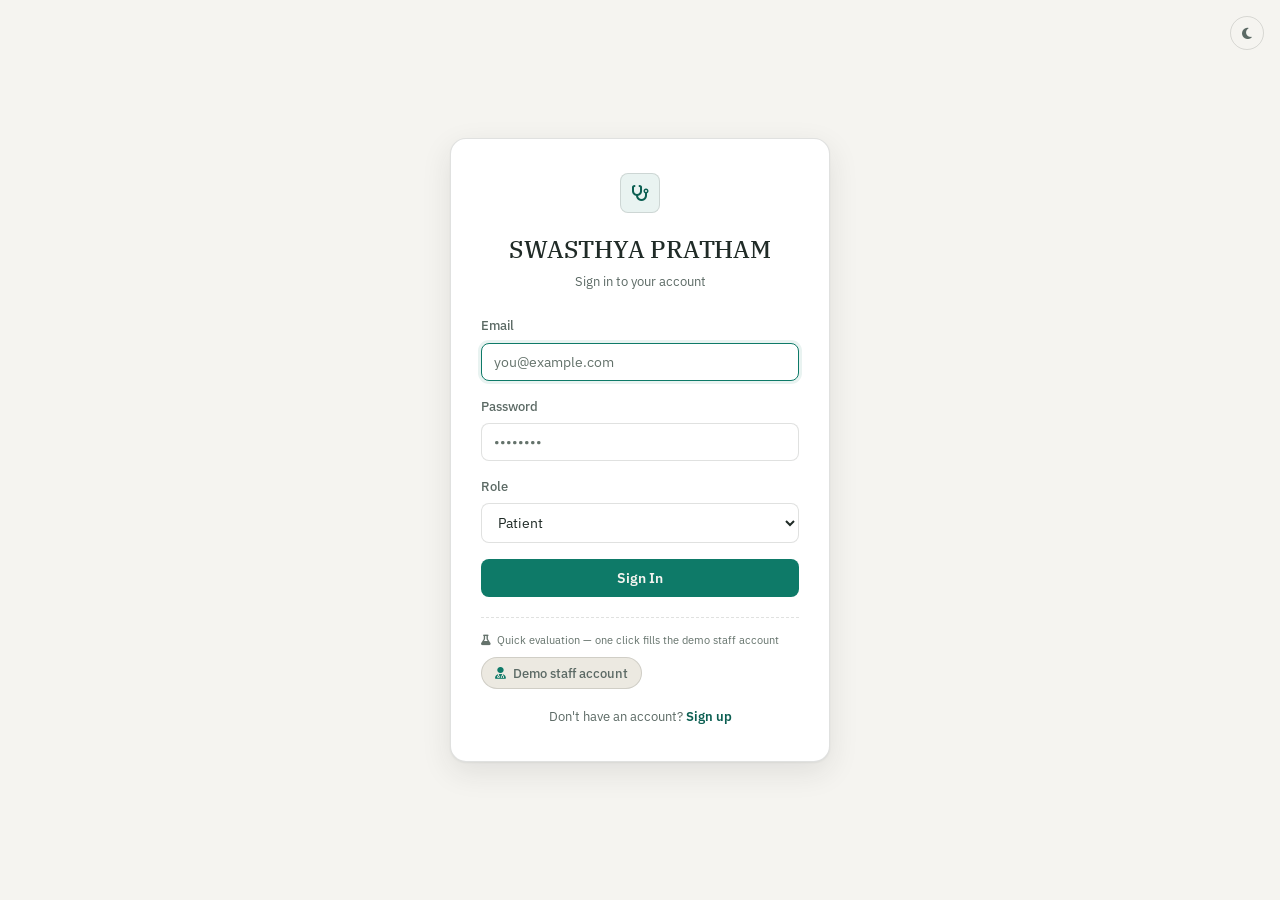
<file: templates/login.html>
<!DOCTYPE html>
<html lang="en">
<head>
    <meta charset="UTF-8">
    <meta name="viewport" content="width=device-width, initial-scale=1.0">
    <title>SWASTHYA PRATHAM AI — Sign In</title>
    <link href="https://fonts.googleapis.com/css2?family=IBM+Plex+Sans:wght@400;500;600&family=IBM+Plex+Serif:wght@500;600&family=IBM+Plex+Mono:wght@500&display=swap" rel="stylesheet">
    <link rel="preconnect" href="https://fonts.googleapis.com">
    <link rel="preconnect" href="https://fonts.gstatic.com" crossorigin>
    <link rel="preconnect" href="https://cdnjs.cloudflare.com">
    <link rel="stylesheet" href="https://cdnjs.cloudflare.com/ajax/libs/font-awesome/6.5.2/css/all.min.css">
    <link rel="stylesheet" href="/static/css/style.css?v=16">
    <script>(function(){try{var s=localStorage.getItem('theme');var m=window.matchMedia('(prefers-color-scheme: light)').matches;var t=s||(m?'light':'dark');document.documentElement.setAttribute('data-theme',t);}catch(e){}})();</script>
</head>
<body class="auth-page">
    <button class="theme-toggle" onclick="toggleTheme()" style="position:fixed;top:16px;right:16px;z-index:10;" title="Toggle theme" aria-label="Toggle theme"><i class="theme-icon fas fa-moon"></i></button>
    <div class="auth-wrapper">
        <div class="auth-card">
            <div class="auth-brand">
                <div class="brand-tile" style="margin:0 auto 18px;"><i class="fas fa-stethoscope"></i></div>
                <h1 class="auth-title">SWASTHYA PRATHAM</h1>
                <p class="auth-subtitle">Sign in to your account</p>
            </div>
            <div id="auth-error" class="auth-error" style="display:none;" role="alert" aria-live="assertive" tabindex="-1"></div>
            <form id="login-form">
                <div class="form-group">
                    <label for="login-email">Email</label>
                    <input type="email" id="login-email" name="email" placeholder="you@example.com" required autofocus autocomplete="email" enterkeyhint="next">
                </div>
                <div class="form-group">
                    <label for="login-password">Password</label>
                    <input type="password" id="login-password" name="password" placeholder="••••••••" required autocomplete="current-password" enterkeyhint="go">
                </div>
                <div class="form-group">
                    <label for="login-role">Role</label>
                    <select id="login-role" name="role">
                        <option value="patient">Patient</option>
                        <option value="doctor">Doctor</option>
                        <option value="nurse">Nurse</option>
                    </select>
                </div>
                <button type="submit" class="btn-primary btn-block" id="login-btn">Sign In</button>
            </form>
            <div class="auth-demo">
                <div class="auth-demo-label"><i class="fas fa-flask"></i> Quick evaluation — one click fills the demo staff account</div>
                <div class="auth-demo-btns">
                    <button type="button" class="auth-demo-btn" id="demo-staff"><i class="fas fa-user-doctor"></i> Demo staff account</button>
                </div>
            </div>
            <p class="auth-footer">Don't have an account? <a href="/signup">Sign up</a></p>
        </div>
    </div>
    <script>
        function toggleTheme(){var cur=document.documentElement.getAttribute('data-theme');var nxt=cur==='light'?'dark':'light';document.documentElement.setAttribute('data-theme',nxt);try{localStorage.setItem('theme',nxt);}catch(e){}updateThemeIcon(nxt);}
        function updateThemeIcon(t){document.querySelectorAll('.theme-icon').forEach(function(el){el.className=t==='light'?'theme-icon fas fa-moon':'theme-icon fas fa-sun';});}
        updateThemeIcon(document.documentElement.getAttribute('data-theme')||'dark');
        document.getElementById('demo-staff').addEventListener('click', function(){document.getElementById('login-email').value='doctor@test.com';document.getElementById('login-password').value='doctor123';document.getElementById('login-role').value='doctor';document.getElementById('login-password').focus();});
        document.getElementById('login-form').addEventListener('submit', async (e) => {
            e.preventDefault();
            const btn = document.getElementById('login-btn');
            const err = document.getElementById('auth-error');
            btn.disabled = true; btn.innerHTML = '<i class="fas fa-circle-notch fa-spin"></i> Signing in...';
            err.style.display = 'none';
            try {
                const r = await fetch('/login', {
                    method:'POST', headers:{'Content-Type':'application/json'},
                    body:JSON.stringify({
                        email:document.getElementById('login-email').value,
                        password:document.getElementById('login-password').value,
                        role:document.getElementById('login-role').value
                    }), credentials:'include'
                });
                const d = await r.json();
                if (r.ok) window.location.href = '/home';
                else { err.textContent = d.detail || 'Login failed'; err.style.display = 'block'; err.focus(); }
            } catch(ex) { err.textContent = 'Network error'; err.style.display = 'block'; err.focus(); }
            btn.disabled = false; btn.innerHTML = 'Sign In';
        });
    </script>
</body>
</html>
</file>
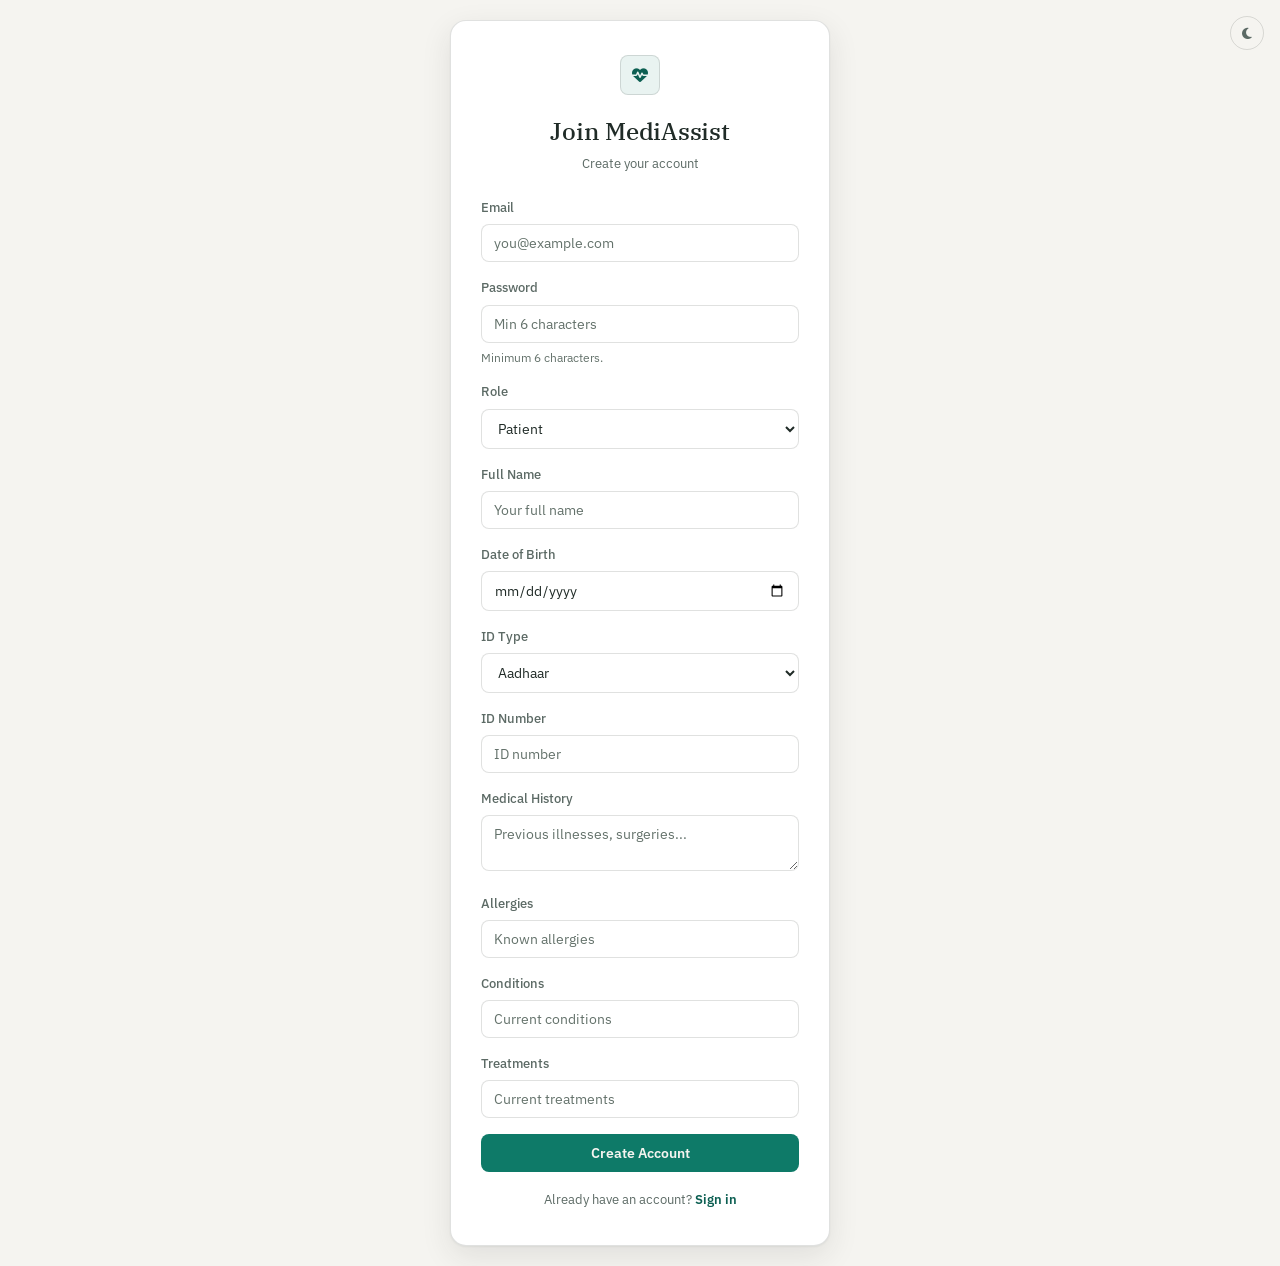
<file: templates/signup.html>
<!DOCTYPE html>
<html lang="en">
<head>
    <meta charset="UTF-8">
    <meta name="viewport" content="width=device-width, initial-scale=1.0">
    <title>MediAssist AI — Sign Up</title>
    <link href="https://fonts.googleapis.com/css2?family=IBM+Plex+Sans:wght@400;500;600&family=IBM+Plex+Serif:wght@500;600&family=IBM+Plex+Mono:wght@500&display=swap" rel="stylesheet">
    <link rel="preconnect" href="https://fonts.googleapis.com">
    <link rel="preconnect" href="https://fonts.gstatic.com" crossorigin>
    <link rel="preconnect" href="https://cdnjs.cloudflare.com">
    <link rel="stylesheet" href="https://cdnjs.cloudflare.com/ajax/libs/font-awesome/6.5.2/css/all.min.css">
    <link rel="stylesheet" href="/static/css/style.css?v=16">
    <script>(function(){try{var s=localStorage.getItem('theme');var m=window.matchMedia('(prefers-color-scheme: light)').matches;var t=s||(m?'light':'dark');document.documentElement.setAttribute('data-theme',t);}catch(e){}})();</script>
</head>
<body class="auth-page">
    <button class="theme-toggle" onclick="toggleTheme()" style="position:fixed;top:16px;right:16px;z-index:10;" title="Toggle theme" aria-label="Toggle theme"><i class="theme-icon fas fa-moon"></i></button>
    <div class="auth-wrapper">
        <div class="auth-card">
            <div class="auth-brand">
                <div class="brand-tile" style="margin:0 auto 18px;"><i class="fas fa-heartbeat"></i></div>
                <h1 class="auth-title">Join MediAssist</h1>
                <p class="auth-subtitle">Create your account</p>
            </div>
            <div id="signup-error" class="auth-error" style="display:none;" role="alert" aria-live="assertive" tabindex="-1"></div>
            <form id="signup-form">
                <div class="form-group">
                    <label for="su-email">Email</label>
                    <input type="email" id="su-email" name="email" placeholder="you@example.com" required autocomplete="email" enterkeyhint="next">
                </div>
                <div class="form-group">
                    <label for="su-password">Password</label>
                    <input type="password" id="su-password" name="password" placeholder="Min 6 characters" required autocomplete="new-password" enterkeyhint="next">
                    <p class="hint" style="margin-top:6px;">Minimum 6 characters.</p>
                </div>
                <div class="form-group">
                    <label for="su-role">Role</label>
                    <select id="su-role" name="role" onchange="toggleRole()">
                        <option value="patient">Patient</option>
                        <option value="doctor">Doctor</option>
                        <option value="nurse">Nurse</option>
                    </select>
                </div>
                <div class="form-group">
                    <label for="su-name">Full Name</label>
                    <input type="text" id="su-name" name="name" placeholder="Your full name" autocomplete="name">
                </div>
                <div id="su-professional" style="display:none;">
                    <div class="form-group">
                        <label for="su-qualification">Qualification</label>
                        <input type="text" id="su-qualification" name="qualification" placeholder="e.g. MD, MBBS">
                    </div>
                </div>
                <div id="su-patient">
                    <div class="form-group">
                        <label for="su-dob">Date of Birth</label>
                        <input type="date" id="su-dob" name="dob">
                    </div>
                    <div class="form-group">
                        <label for="su-id-type">ID Type</label>
                        <select id="su-id-type" name="id_type"><option value="Aadhaar">Aadhaar</option><option value="Passport">Passport</option><option value="Driving License">Driving License</option><option value="Other">Other</option></select>
                    </div>
                    <div class="form-group">
                        <label for="su-id-number">ID Number</label>
                        <input type="text" id="su-id-number" name="id_number" placeholder="ID number" autocomplete="off">
                    </div>
                    <div class="form-group">
                        <label for="su-medical-history">Medical History</label>
                        <textarea id="su-medical-history" name="medical_history" rows="2" placeholder="Previous illnesses, surgeries..."></textarea>
                    </div>
                    <div class="form-group">
                        <label for="su-allergies">Allergies</label>
                        <input type="text" id="su-allergies" name="allergies" placeholder="Known allergies">
                    </div>
                    <div class="form-group">
                        <label for="su-conditions">Conditions</label>
                        <input type="text" id="su-conditions" name="conditions" placeholder="Current conditions">
                    </div>
                    <div class="form-group">
                        <label for="su-treatments">Treatments</label>
                        <input type="text" id="su-treatments" name="treatments" placeholder="Current treatments">
                    </div>
                </div>
                <button type="submit" class="btn-primary btn-block" id="signup-btn">Create Account</button>
            </form>
            <p class="auth-footer">Already have an account? <a href="/login">Sign in</a></p>
        </div>
    </div>
    <script>
        function toggleTheme(){var cur=document.documentElement.getAttribute('data-theme');var nxt=cur==='light'?'dark':'light';document.documentElement.setAttribute('data-theme',nxt);try{localStorage.setItem('theme',nxt);}catch(e){}updateThemeIcon(nxt);}
        function updateThemeIcon(t){document.querySelectorAll('.theme-icon').forEach(function(el){el.className=t==='light'?'theme-icon fas fa-moon':'theme-icon fas fa-sun';});}
        updateThemeIcon(document.documentElement.getAttribute('data-theme')||'dark');
        function toggleRole() {
            const role = document.getElementById('su-role').value;
            document.getElementById('su-professional').style.display = (role==='doctor'||role==='nurse')?'block':'none';
            document.getElementById('su-patient').style.display = role==='patient'?'block':'none';
        }
        document.getElementById('signup-form').addEventListener('submit', async (e) => {
            e.preventDefault();
            const btn = document.getElementById('signup-btn');
            const err = document.getElementById('signup-error');
            btn.disabled = true; btn.innerHTML = '<i class="fas fa-circle-notch fa-spin"></i> Creating...';
            err.style.display = 'none';
            const profile = { name:document.getElementById('su-name').value };
            const role = document.getElementById('su-role').value;
            if (role==='patient') {
                profile.dob=document.getElementById('su-dob').value;
                profile.id_type=document.getElementById('su-id-type').value;
                profile.id_number=document.getElementById('su-id-number').value;
                profile.medical_history=document.getElementById('su-medical-history').value;
                profile.allergies=document.getElementById('su-allergies').value;
                profile.conditions=document.getElementById('su-conditions').value;
                profile.treatments=document.getElementById('su-treatments').value;
            } else {
                profile.qualification=document.getElementById('su-qualification').value;
            }
            try {
                const r = await fetch('/signup', {
                    method:'POST', headers:{'Content-Type':'application/json'},
                    body:JSON.stringify({
                        email:document.getElementById('su-email').value,
                        password:document.getElementById('su-password').value,
                        role, ...profile
                    }), credentials:'include'
                });
                const d = await r.json();
                if (r.ok) window.location.href = '/home';
                else { err.textContent = d.detail || 'Signup failed'; err.style.display = 'block'; err.focus(); }
            } catch(ex) { err.textContent = 'Network error'; err.style.display = 'block'; err.focus(); }
            btn.disabled = false; btn.innerHTML = 'Create Account';
        });
        toggleRole();
    </script>
</body>
</html>
</file>
<file: static/css/style.css>
/* ============================================================
   SWASTHYA PRATHAM AI — "chart-paper & theatre"
   A clinical workspace in two lights:
   • chart paper  (light) — warm paper, pine-ink, daylight review
   • theatre      (dark)  — deep green-black, focus, round-the-clock
   Signal teal marks the systems that act *for* you; sodium-lamp
   amber is reserved for human review. Two voices: IBM Plex Serif
   (records & brand) + IBM Plex Sans (instrument & UI), with Plex
   Mono for codes, scores and vitals. Flat surfaces, hairline
   rules, one motif.
   ============================================================ */

/* ---------- Reset & tokens ---------- */
*, *::before, *::after { box-sizing: border-box; margin: 0; padding: 0; }

:root {
    /* theatre (dark) */
    --bg:        #0A0F11;
    --bg-raise:  #11181B;
    --bg-raise2: #172024;
    --bg-inset:  #0C1316;
    --line:      rgba(210, 232, 226, .10);
    --line-soft: rgba(210, 232, 226, .06);
    --ink:       #EAF0EE;
    --ink-dim:   #8CA39C;
    --ink-faint: #748B83;
    --trace:     #2BC8A6;   /* signal teal — primary */
    --trace-ink: #6FE3C6;
    --trace-bg:  rgba(43, 200, 166, .10);
    --amber:     #E3A866;   /* human review only */
    --amber-bg:  rgba(227, 168, 102, .10);
    --danger:    #E36C6C;
    --danger-bg: rgba(227, 108, 108, .10);
    --r-xs: 8px;
    --r-md: 12px;
    --r-lg: 16px;
    --ease: cubic-bezier(.2,.7,.2,1);
    --ring: var(--trace);
    --shadow-soft: 0 1px 0 rgba(0,0,0,.25), 0 8px 28px rgba(0,0,0,.30);
    --font-sans:  'IBM Plex Sans', system-ui, -apple-system, sans-serif;
    --font-serif: 'IBM Plex Serif', Georgia, serif;
    --font-mono:  'IBM Plex Mono', ui-monospace, 'Cascadia Code', monospace;
}
html[data-theme="light"] {
    /* chart paper (light) */
    --bg:        #F5F4F0;
    --bg-raise:  #FFFFFF;
    --bg-raise2: #ECE9E1;
    --bg-inset:  #EFEDE7;
    --line:      rgba(38, 44, 41, .14);
    --line-soft: rgba(38, 44, 41, .07);
    --ink:       #202B27;
    --ink-dim:   #5C6A65;
    --ink-faint: #64726B;
    --trace:     #0E7A68;
    --trace-ink: #0C5F52;
    --trace-bg:  rgba(14, 122, 104, .09);
    --amber:     #8A5A12;
    --amber-bg:  rgba(138, 90, 18, .09);
    --danger:    #B34040;
    --danger-bg: rgba(179, 64, 64, .08);
    --shadow-soft: 0 1px 2px rgba(38,44,41,.06), 0 10px 30px rgba(38,44,41,.10);
    --font-sans:  'IBM Plex Sans', system-ui, -apple-system, sans-serif;
    --font-serif: 'IBM Plex Serif', Georgia, serif;
    --font-mono:  'IBM Plex Mono', ui-monospace, 'Cascadia Code', monospace;
}

* { scrollbar-width: thin; scrollbar-color: var(--line) transparent; }
::-webkit-scrollbar { width: 8px; height: 8px; }
::-webkit-scrollbar-thumb { background: var(--line); border-radius: 99px; }

:focus-visible { outline: 2px solid var(--ring); outline-offset: 2px; border-radius: 4px; }

html { scroll-padding-top: 72px; }
@media (min-width: 1024px) { html { font-size: 15px; } }
.sr-only {
    position: absolute; width: 1px; height: 1px; margin: -1px; padding: 0;
    overflow: hidden; clip: rect(0 0 0 0); clip-path: inset(50%); white-space: nowrap; border: 0;
}

body {
    background: var(--bg);
    color: var(--ink);
    font-family: var(--font-sans);
    font-size: 14px;
    line-height: 1.55;
    min-height: 100vh;
    overflow-x: hidden;
    -webkit-font-smoothing: antialiased;
    text-rendering: optimizeLegibility;
}

/* ---------- Small utilities used by templates ---------- */
.d-flex { display: flex; }
.align-items-center { align-items: center; }
.justify-content-between { justify-content: space-between; }
.fw-bold { font-weight: 600; }
.lh-sm { line-height: 1.3; }
.text-danger { color: var(--danger); }
.w-100 { width: 100%; }
.mx-auto { margin-left: auto; margin-right: auto; }
.ms-auto { margin-left: auto; }
.me-1 { margin-right: 4px; }
.me-2 { margin-right: 8px; }
.mt-1 { margin-top: 4px; }
.mt-2 { margin-top: 8px; }
.mt-3 { margin-top: 12px; }
.mb-0 { margin-bottom: 0; }
.mb-2 { margin-bottom: 8px; }
.gap-1 { gap: 4px; }
.gap-2 { gap: 8px; }
.gap-3 { gap: 12px; }
.d-none { display: none !important; }
.d-sm-block { display: none; }
.d-sm-inline { display: none; }
@media (min-width: 576px) { .d-sm-block { display: block; } .d-sm-inline { display: inline; } }

/* ---------- Brand tile ---------- */
.brand-tile {
    width: 40px; height: 40px; flex-shrink: 0;
    border-radius: var(--r-xs);
    display: grid; place-items: center;
    font-size: 16px;
    color: var(--trace-ink);
    background: var(--trace-bg);
    border: 1px solid var(--line);
}
.brand-tile.small { width: 30px; height: 30px; border-radius: 6px; font-size: 13px; }

/* ---------- Theme toggle ---------- */
.theme-toggle {
    width: 34px; height: 34px; border-radius: 50%;
    border: 1px solid var(--line);
    background: transparent;
    color: var(--ink-dim);
    display: grid; place-items: center;
    cursor: pointer; font-size: 13px;
    transition: color .15s, border-color .15s, background .15s;
    flex-shrink: 0;
}
.theme-toggle:hover { color: var(--ink); border-color: var(--trace); background: var(--trace-bg); }
.theme-toggle-sm { width: 30px; height: 30px; font-size: 11px; }

/* ---------- Buttons ---------- */
.btn-primary {
    display: inline-flex; align-items: center; justify-content: center; gap: 6px;
    min-height: 38px;
    padding: 8px 18px;
    background: var(--trace);
    color: var(--bg);
    border: 1px solid transparent;
    border-radius: var(--r-xs);
    font-weight: 600;
    font-size: 13.5px;
    line-height: 1.35;
    font-family: inherit;
    text-decoration: none;
    cursor: pointer;
    transition: filter .15s, background .15s, transform .06s var(--ease);
}
.btn-primary:hover { filter: brightness(1.08); }
.btn-primary:active:not(:disabled) { transform: translateY(1px); }
.btn-primary:disabled { opacity: .55; cursor: not-allowed; }
.btn-block { width: 100%; }

.btn-outline {
    display: inline-flex; align-items: center; justify-content: center; gap: 5px;
    min-height: 34px;
    background: transparent;
    border: 1px solid var(--line);
    color: var(--ink-dim);
    padding: 6px 14px;
    border-radius: var(--r-xs);
    font-size: 12.5px;
    font-weight: 500;
    line-height: 1.35;
    font-family: inherit;
    cursor: pointer;
    transition: color .15s, border-color .15s, background .15s, transform .06s var(--ease);
    text-decoration: none;
    white-space: nowrap;
}
.btn-outline:hover { border-color: var(--trace); color: var(--trace-ink); background: var(--trace-bg); }
.btn-outline:active:not(:disabled) { transform: translateY(1px); }
.btn-sm { padding: 4px 11px; font-size: 12px; min-height: auto; }
.btn-lg { padding: 12px 22px; font-size: 14px; border-radius: 10px; min-height: 46px; }

.btn-clear {
    border: 1px solid var(--line);
    color: var(--danger);
    background: var(--danger-bg);
    border-radius: var(--r-xs);
    padding: 9px;
    font-weight: 500;
    font-size: 12.5px;
    width: 100%;
    cursor: pointer;
    font-family: inherit;
    transition: filter .15s, transform .06s var(--ease);
}
.btn-clear:hover { filter: brightness(1.1); }
.btn-clear:active:not(:disabled) { transform: translateY(1px); }

/* ---------- Status pill / live dot ---------- */
.status-pill {
    display: inline-flex; align-items: center; gap: 6px;
    font-size: 11px; font-weight: 500;
    color: var(--trace-ink);
    background: var(--trace-bg);
    border: 1px solid var(--line);
    padding: 3px 9px; border-radius: 99px;
    white-space: nowrap;
}
.status-pill .live-dot {
    width: 6px; height: 6px; border-radius: 50%;
    background: var(--trace);
    box-shadow: 0 0 0 0 var(--trace);
}
.status-pill.is-live .live-dot { animation: livePing 2.4s infinite; }
@keyframes livePing { 0% { box-shadow: 0 0 0 0 rgba(43,200,166,.45); } 70% { box-shadow: 0 0 0 6px rgba(43,200,166,0); } 100% { box-shadow: 0 0 0 0 rgba(43,200,166,0); } }

/* ============================================================
   SIDEBAR
   ============================================================ */
.app-layout { display: flex; height: 100vh; height: 100dvh; min-height: 100vh; overflow: hidden; }

.sidebar {
    width: 268px;
    background: var(--bg);
    border-right: 1px solid var(--line);
    padding: 16px 16px 14px;
    display: flex; flex-direction: column;
    overflow-y: auto;
    flex-shrink: 0;
}
.chat-main { flex: 1; display: flex; flex-direction: column; min-width: 0; min-height: 0; overflow: hidden; }

.sidebar-head { display: flex; align-items: center; gap: 10px; padding: 2px 0 14px; border-bottom: 1px solid var(--line); margin-bottom: 14px; }
.sidebar-brand { color: var(--ink); font-family: 'IBM Plex Sans', sans-serif; font-size: 14px; font-weight: 600; letter-spacing: -0.01em; }
.sidebar-sub { color: var(--ink-dim); font-size: 11px; font-weight: 400; }

/* User profile card — a flat admitting line, no glass box */
.sidebar-profile {
    display: flex; align-items: center; gap: 11px;
    padding: 10px 0 14px;
    margin-bottom: 14px;
    border-bottom: 1px solid var(--line);
}
.sidebar-profile-avatar {
    width: 40px; height: 40px; flex-shrink: 0;
    border-radius: 50%;
    display: grid; place-items: center;
    font-size: 15px; font-weight: 600; color: var(--trace-ink);
    background: var(--trace-bg);
    border: 1px solid var(--line);
}
.sidebar-profile-info { flex: 1; min-width: 0; }
.sidebar-profile-name { color: var(--ink); font-size: 13px; font-weight: 600; white-space: nowrap; overflow: hidden; text-overflow: ellipsis; }
.sidebar-profile-role { color: var(--ink-dim); font-size: 11px; font-weight: 400; margin-top: 1px; }
.sidebar-profile-id { color: var(--ink-faint); font-size: 10px; font-family: inherit; margin-top: 3px; word-break: break-all; }
.sidebar-profile-actions { flex-shrink: 0; }

.sidebar-bottom { margin-top: auto; padding-top: 14px; border-top: 1px solid var(--line); }

/* Agent list — flat rows, hairline separators, sentence case */
.agent-group { margin-bottom: 14px; }
.agent-group-title { display: flex; align-items: center; gap: 7px; color: var(--ink-dim); font-size: 12px; font-weight: 600; margin-bottom: 2px; }
.agent-group-title i { color: var(--trace); opacity: .85; width: 15px; text-align: center; font-size: 12px; }
.agent-card { display: flex; align-items: center; gap: 10px; padding: 8px 2px; border-bottom: 1px solid var(--line-soft); }
.agent-card:last-of-type { border-bottom: none; }
.agent-card i { color: var(--trace); width: 16px; text-align: center; font-size: 12.5px; flex-shrink: 0; }
.agent-card b { display: block; color: var(--ink); font-size: 12.5px; font-weight: 500; line-height: 1.25; }
.agent-card span { color: var(--ink-dim); font-size: 11px; line-height: 1.25; display: block; }

/* How-it-works — a real sequence, so numbered markers are honest */
.step { display: flex; align-items: center; gap: 10px; padding: 7px 2px; color: var(--ink-dim); font-size: 12.5px; }
.step-n { width: 20px; height: 20px; flex: 0 0 20px; border-radius: 6px; display: grid; place-items: center; background: var(--trace-bg); color: var(--trace-ink); font-size: 11px; font-weight: 600; }

.note { padding: 10px 12px; border-radius: var(--r-xs); background: var(--bg-raise); border: 1px solid var(--line); color: var(--ink-dim); font-size: 11.5px; line-height: 1.5; }

/* ============================================================
   CHAT HEADER
   ============================================================ */
.chat-header {
    padding: 12px 22px;
    border-bottom: 1px solid var(--line);
    background: var(--bg);
    display: flex; align-items: center; justify-content: space-between;
    flex-shrink: 0; gap: 12px;
}
.header-right { display: flex; align-items: center; gap: 8px; flex-shrink: 0; }
.brand-title { font-family: var(--font-serif); font-weight: 500; font-size: 17px; color: var(--ink); letter-spacing: -0.01em; }
.brand-subtitle { color: var(--ink-dim); font-size: 11.5px; font-weight: 400; }

/* ============================================================
   CHAT BODY / WELCOME
   ============================================================ */
.chat-body { flex: 1; min-height: 0; overflow-y: auto; padding: 30px 22px 20px; display: flex; flex-direction: column; align-items: stretch; gap: 0; scroll-behavior: smooth; }
.chat-body:has(.message) .welcome-panel { display: none; }

.welcome-panel {
    max-width: 600px; margin: 30px auto 12px;
    text-align: center; padding: 10px 18px 12px;
}
/* The one orchestrated motion: an ECG trace draws itself in */
.wp-trace { width: 260px; height: 44px; margin: 0 auto 18px; display: block; overflow: visible; }
.wp-trace .trace-path {
    fill: none;
    stroke: var(--trace);
    stroke-width: 1.7;
    stroke-linecap: round;
    stroke-dasharray: 620;
    stroke-dashoffset: 620;
    animation: traceIn 1.6s cubic-bezier(.4,0,.2,1) .15s forwards;
}
@keyframes traceIn { to { stroke-dashoffset: 0; } }
.welcome-panel .wp-icon { display: none; }
.welcome-panel h2 { font-family: var(--font-serif); font-weight: 500; font-size: 26px; color: var(--ink); letter-spacing: -0.01em; }
.welcome-panel p { color: var(--ink-dim); font-size: 13.5px; max-width: 440px; margin: 8px auto 0; line-height: 1.55; }

/* Example prompts — clickable starters */
.wp-examples { display: flex; flex-wrap: wrap; justify-content: center; gap: 8px; margin-top: 18px; }
.wp-example {
    background: var(--bg-raise); border: 1px solid var(--line); color: var(--ink-dim);
    font-family: inherit; font-size: 12.5px; padding: 7px 14px; border-radius: 99px;
    cursor: pointer; transition: color .15s, border-color .15s, background .15s;
}
.wp-example:hover { color: var(--trace-ink); border-color: var(--trace); background: var(--trace-bg); }

/* How it works + safety — moved here from the sidebar */
.wp-how { max-width: 440px; margin: 26px auto 0; text-align: left; border-top: 1px solid var(--line); padding-top: 16px; }
.wp-how-title { display: flex; align-items: center; gap: 7px; color: var(--ink-dim); font-size: 12px; font-weight: 600; margin-bottom: 4px; }
.wp-how-title i { color: var(--trace); width: 15px; text-align: center; }
.wp-note { margin-top: 8px; }

/* ============================================================
   MESSAGES
   ============================================================ */
.message { width: fit-content; max-width: min(78%, 760px); margin-bottom: 16px; padding: 13px 16px; border-radius: var(--r-lg); position: relative; line-height: 1.6; font-size: 14px; word-wrap: break-word; overflow-wrap: anywhere; }

.user-message {
    align-self: flex-end;
    background: color-mix(in srgb, var(--trace) 15%, var(--bg-raise));
    border: 1px solid color-mix(in srgb, var(--trace) 38%, transparent);
    color: var(--ink);
    border-bottom-right-radius: var(--r-xs);
}
.assistant-message {
    align-self: flex-start;
    background: var(--bg-raise);
    border: 1px solid var(--line);
    color: var(--ink);
    border-bottom-left-radius: var(--r-xs);
}
.user-file-chip { display: inline-flex; align-items: center; gap: 8px; margin-top: 8px; padding: 6px 10px; border-radius: var(--r-xs); background: var(--bg-raise); border: 1px solid var(--line); font-size: 12.5px; }
.user-file-chip i { font-size: 13px; color: var(--trace); }

/* Agent breadcrumb — small, quiet, sentence-cased by the client */
.agent-tag {
    display: inline-block;
    color: var(--ink-dim);
    background: var(--trace-bg);
    border: 1px solid var(--line);
    padding: 2px 8px;
    border-radius: 99px;
    font-size: 10px;
    font-weight: 500;
    text-transform: lowercase;
    margin-bottom: 8px;
}

/* Thinking indicator — three QRS beats on a strip, no bouncing dots */
.thinking { display: flex; align-items: center; gap: 5px; padding: 12px 16px; width: fit-content; background: var(--bg-raise); border: 1px solid var(--line); border-radius: var(--r-md); }
.thinking::after { content: "Reading"; font-size: 12px; color: var(--ink-dim); margin-left: 8px; }
.thinking .dot {
    height: 16px; width: 3px; border-radius: 2px;
    background: var(--trace);
    transform-origin: center bottom;
    animation: beatPulse 1.15s infinite ease-in-out;
}
.thinking .dot:nth-child(1) { animation-delay: .05s; }
.thinking .dot:nth-child(2) { animation-delay: .34s; }
.thinking .dot:nth-child(3) { animation-delay: .63s; }
@keyframes beatPulse {
    0%, 100% { transform: scaleY(.3); opacity: .5; }
    30% { transform: scaleY(1.1); opacity: 1; }
    55% { transform: scaleY(.45); opacity: .75; }
}

/* Result images */
.result-image { max-width: 300px; max-height: 300px; border-radius: var(--r-md); margin-top: 10px; border: 1px solid var(--line); }

/* ============================================================
   COMPOSER
   ============================================================ */
.chat-footer { padding: 12px 18px 10px; border-top: 1px solid var(--line); background: var(--bg); display: flex; flex-direction: column; align-items: center; gap: 0; flex-shrink: 0; }
.composer {
    width: 100%; max-width: 720px;
    display: flex; align-items: flex-end; gap: 8px;
    background: var(--bg-raise);
    border: 1px solid var(--line);
    border-radius: var(--r-lg);
    padding: 6px 8px;
    transition: border-color .18s, box-shadow .18s;
}
.composer:focus-within { border-color: var(--trace); box-shadow: 0 0 0 3px var(--trace-bg); }
.composer-attach {
    width: 32px; height: 32px; flex-shrink: 0;
    border-radius: 50%;
    border: 1px solid var(--line);
    background: transparent; color: var(--ink-dim);
    display: grid; place-items: center;
    cursor: pointer; font-size: 12px;
    transition: color .15s, border-color .15s, background .15s;
}
.composer-attach:hover { color: var(--trace-ink); border-color: var(--trace); background: var(--trace-bg); }
.composer-input {
    flex: 1; min-height: 32px; max-height: 132px;
    background: transparent; border: none; outline: none; resize: none; overflow-y: auto;
    color: var(--ink); font-size: 14px; font-family: inherit; line-height: 1.5;
    padding: 6px 4px;
}
.composer-input::placeholder { color: var(--ink-faint); }
.composer-send {
    width: 32px; height: 32px; flex-shrink: 0;
    border-radius: 50%; border: none;
    background: var(--trace); color: var(--bg); font-size: 12px;
    display: grid; place-items: center;
    cursor: pointer;
    transition: filter .15s, transform .06s var(--ease);
}
.composer-send:hover { filter: brightness(1.12); }
.composer-send:active:not(:disabled) { transform: translateY(1px); }
.composer-send:disabled { opacity: .45; pointer-events: none; }

.composer-preview {
    width: 100%; max-width: 720px;
    display: flex; align-items: center; gap: 10px;
    background: var(--bg-raise);
    border: 1px solid var(--line);
    border-radius: var(--r-xs);
    padding: 6px 10px;
    margin-bottom: 8px;
}
.composer-preview-img { width: 34px; height: 34px; border-radius: var(--r-xs); object-fit: cover; border: 1px solid var(--line); flex-shrink: 0; }
.composer-preview-file-icon {
    width: 34px; height: 34px; flex-shrink: 0; border-radius: var(--r-xs);
    display: grid; place-items: center;
    background: var(--danger-bg); border: 1px solid var(--line);
    color: var(--danger); font-size: 14px;
}
.composer-preview-name { flex: 1; font-size: 12.5px; color: var(--ink-dim); white-space: nowrap; overflow: hidden; text-overflow: ellipsis; }
.composer-preview-remove {
    width: 26px; height: 26px; border-radius: 50%; border: none;
    background: var(--danger-bg); color: var(--danger);
    display: grid; place-items: center; cursor: pointer; font-size: 11px; flex-shrink: 0;
    transition: filter .15s;
}
.composer-preview-remove:hover { filter: brightness(1.15); }
.composer-hint { margin-top: 8px; font-size: 11px; color: var(--ink-faint); text-align: center; }

/* ============================================================
   MARKDOWN
   ============================================================ */
.message h1, .message h2, .message h3 { color: var(--ink); font-family: var(--font-serif); font-weight: 600; line-height: 1.3; margin: 10px 0 6px; }
.message h1 { font-size: 19px; } .message h2 { font-size: 17px; } .message h3 { font-size: 15px; }
.message p { margin-bottom: 7px; }
.message p:last-child { margin-bottom: 0; }
.message a { color: var(--trace-ink); }
.message code { background: var(--trace-bg); border: 1px solid var(--line); color: var(--trace-ink); border-radius: 5px; padding: 1px 5px; font-size: 12px; }
.message pre { background: var(--bg); border: 1px solid var(--line); border-radius: var(--r-xs); padding: 12px; overflow-x: auto; }
.message pre code { background: transparent; border: none; padding: 0; color: var(--ink); }
.message table { border-collapse: collapse; width: 100%; margin: 10px 0; font-size: 13px; }
.message th, .message td { border: 1px solid var(--line); padding: 7px 10px; text-align: left; }
.message th { background: var(--trace-bg); color: var(--trace-ink); font-weight: 600; }
.message tr:nth-child(even) { background: var(--line-soft); }
.message blockquote { border-left: 2px solid var(--trace); padding-left: 12px; color: var(--ink-dim); margin: 10px 0; }
.message .validation-comments { background: var(--bg); border: 1px solid var(--line); color: var(--ink); border-radius: var(--r-xs); padding: 8px; font-size: 13px; font-family: inherit; }
.message .validation-comments:focus { border-color: var(--amber); }

/* ============================================================
   VOICE (mic + listen)
   ============================================================ */
.mic-btn {
    width: 32px; height: 32px; flex-shrink: 0;
    border-radius: 50%; border: 1px solid var(--line);
    background: transparent; color: var(--ink-dim);
    display: none; place-items: center; cursor: pointer; font-size: 12px;
    transition: color .15s, border-color .15s, background .15s;
}
.mic-btn:hover { color: var(--trace-ink); border-color: var(--trace); background: var(--trace-bg); }
.mic-btn.recording { color: var(--trace-ink); border-color: var(--trace); background: var(--trace-bg); animation: micPulse 1.4s infinite; }
@keyframes micPulse { 0%,100% { box-shadow: 0 0 0 0 var(--trace-bg); } 50% { box-shadow: 0 0 0 6px rgba(43,200,166,.14); } }

.listen-btn {
    display: inline-flex; align-items: center; justify-content: center;
    width: 24px; height: 24px; border-radius: 50%; border: none;
    background: transparent; color: var(--ink-faint);
    cursor: pointer; font-size: 10px;
    transition: color .15s, background .15s;
    margin-left: 8px; flex-shrink: 0; vertical-align: middle;
}
.listen-btn:hover { color: var(--trace-ink); background: var(--trace-bg); }
.listen-btn.playing { color: var(--trace-ink); background: var(--trace-bg); }

/* ============================================================
   VALIDATION — sodium-lamp amber, the human-review moment
   ============================================================ */
.validation-box {
    width: fit-content; max-width: min(72%, 600px);
    margin-bottom: 16px; padding: 14px 16px;
    border-radius: var(--r-lg);
    align-self: flex-start;
    background: var(--amber-bg);
    border: 1px solid var(--amber);
}
.validation-text { color: var(--amber); font-size: 13.5px; line-height: 1.55; margin-bottom: 10px; }
.validation-text i { margin-right: 6px; }
.validation-actions { display: flex; align-items: center; gap: 8px; flex-wrap: wrap; }
.validation-btn {
    padding: 6px 14px; border-radius: 99px; font-size: 12.5px; font-weight: 500;
    cursor: pointer; font-family: inherit; transition: filter .15s; border: 1px solid transparent;
}
.validation-btn:disabled { opacity: .45; cursor: not-allowed; }
.validation-btn-yes { background: var(--trace); color: var(--bg); }
.validation-btn-yes:hover:not(:disabled) { filter: brightness(1.1); }
.validation-btn-no { background: transparent; color: var(--ink-dim); border-color: var(--line); }
.validation-btn-no:hover:not(:disabled) { color: var(--ink); border-color: var(--line); background: var(--bg-raise2); }
.validation-submit { background: transparent; color: var(--amber); border-color: var(--amber); }
.validation-submit:hover:not(:disabled) { background: var(--amber); color: var(--bg); }
.validation-comments {
    width: 100%; background: var(--bg); border: 1px solid var(--amber); color: var(--ink);
    border-radius: var(--r-xs); padding: 8px 10px; font-family: inherit; font-size: 13px;
    resize: vertical; margin-bottom: 4px;
}
.validation-comments::placeholder { color: var(--ink-faint); }
.validation-comments:focus { outline: none; border-color: var(--amber); box-shadow: 0 0 0 3px var(--amber-bg); }

/* ============================================================
   FORMS / AUTH
   ============================================================ */
.form-group { margin-bottom: 16px; }
.form-group label { display: block; font-size: 13px; font-weight: 500; color: var(--ink-dim); margin-bottom: 6px; }
.form-group input, .form-group select, .form-group textarea {
    width: 100%;
    background: var(--bg-raise);
    border: 1px solid var(--line);
    border-radius: var(--r-xs);
    padding: 9px 12px;
    color: var(--ink);
    font-size: 14px;
    font-family: inherit;
    transition: border-color .15s, box-shadow .15s;
}
.form-group input:focus, .form-group select:focus, .form-group textarea:focus {
    outline: none;
    border-color: var(--trace);
    box-shadow: 0 0 0 3px var(--trace-bg);
}
.form-group input::placeholder, .form-group textarea::placeholder { color: var(--ink-faint); }
.form-group select option { background: var(--bg-raise); color: var(--ink); }

.auth-page { display: flex; align-items: center; justify-content: center; min-height: 100vh; }
.auth-wrapper { width: 100%; max-width: 420px; padding: 20px; }
.auth-card {
    background: var(--bg-raise);
    border: 1px solid var(--line);
    border-radius: var(--r-lg);
    padding: 34px 30px;
    box-shadow: var(--shadow-soft);
}
.auth-brand { text-align: center; margin-bottom: 24px; }
.auth-icon { font-size: 32px; color: var(--trace); }
.auth-title { font-family: var(--font-serif); font-weight: 500; font-size: 24px; color: var(--ink); letter-spacing: -0.01em; }
.auth-subtitle { color: var(--ink-dim); font-size: 13px; margin-top: 4px; }
.auth-error {
    background: var(--danger-bg);
    border: 1px solid var(--danger);
    color: var(--danger);
    padding: 9px 13px;
    border-radius: var(--r-xs);
    font-size: 13px;
    margin-bottom: 16px;
}
.auth-footer { text-align: center; margin-top: 18px; font-size: 13px; color: var(--ink-dim); }
.auth-footer a { color: var(--trace-ink); text-decoration: none; font-weight: 600; }
.auth-footer a:hover { text-decoration: underline; }

/* Auth quick-fill (one-click demo) */
.auth-demo { margin-top: 20px; padding-top: 14px; border-top: 1px dashed var(--line); }
.auth-demo-label { display: flex; align-items: center; gap: 6px; font-size: 11px; color: var(--ink-faint); margin-bottom: 8px; }
.auth-demo-btns { display: flex; gap: 8px; flex-wrap: wrap; }
.auth-demo-btn {
    display: inline-flex; align-items: center; gap: 7px;
    padding: 7px 13px; border-radius: 99px;
    border: 1px solid var(--line); background: var(--bg-raise2);
    color: var(--ink-dim); font-size: 12.5px; font-weight: 500;
    font-family: inherit; cursor: pointer;
    transition: color .15s, border-color .15s, background .15s, transform .06s var(--ease);
}
.auth-demo-btn i { color: var(--trace); font-size: 12px; }
.auth-demo-btn:hover { color: var(--trace-ink); border-color: var(--trace); background: var(--trace-bg); }
.auth-demo-btn:active:not(:disabled) { transform: translateY(1px); }
.auth-demo-btn:focus-visible { outline-offset: 1px; }

/* ============================================================
   DASHBOARD
   ============================================================ */
.dash-page { min-height: 100vh; }
.dash-wrapper { min-height: 100vh; display: flex; flex-direction: column; }
.dash-nav {
    display: flex; align-items: center; gap: 16px;
    padding: 14px 24px;
    border-bottom: 1px solid var(--line);
    background: var(--bg);
}
.dash-brand { font-family: var(--font-serif); font-weight: 500; font-size: 17px; color: var(--ink); }
.dash-brand i { color: var(--trace); }
.dash-user { flex: 1; color: var(--ink-dim); font-size: 13px; }
.dash-body { flex: 1; padding: 26px 24px; max-width: 800px; margin: 0 auto; width: 100%; }
.dash-card {
    background: var(--bg-raise);
    border: 1px solid var(--line);
    border-radius: var(--r-md);
    padding: 22px;
    margin-bottom: 16px;
}
.dash-card h2 { font-family: var(--font-serif); font-weight: 500; font-size: 21px; margin-bottom: 14px; }
.dash-card h3 { font-family: 'IBM Plex Sans', sans-serif; font-weight: 600; font-size: 15px; margin-bottom: 14px; color: var(--ink); }
.dash-card p { color: var(--ink-dim); line-height: 1.6; margin-bottom: 6px; }
.dash-card a.btn-primary { color: var(--bg); text-decoration: none; display: inline-flex; align-items: center; }
.dash-hero { padding: 16px 4px 22px; border-bottom: 1px solid var(--line); margin-bottom: 20px; }
.dash-hero h1 { font-family: var(--font-serif); font-weight: 500; font-size: 24px; color: var(--ink); margin-bottom: 12px; letter-spacing: -0.01em; }
.patient-id-row { display: flex; align-items: center; gap: 12px; margin-bottom: 6px; }
.patient-id-label { font-size: 12px; font-weight: 500; color: var(--ink-dim); }
.patient-id { font-family: ui-monospace, 'Cascadia Code', monospace; font-size: 12.5px; color: var(--trace-ink); background: var(--trace-bg); border: 1px solid var(--line); padding: 3px 9px; border-radius: var(--r-xs); word-break: break-all; }
.patient-id-note { font-size: 12px; color: var(--ink-faint); margin-top: 0; }
.dash-card-head { display: flex; align-items: center; justify-content: space-between; gap: 12px; margin-bottom: 14px; }
.dash-card-head h3 { margin-bottom: 0; }
.dash-card-actions { margin-top: 10px; display: flex; align-items: center; }
.row { display: flex; gap: 20px; flex-wrap: wrap; }
.row .col { flex: 1; min-width: 240px; }
.timeline-item { border-left: 2px solid var(--line); padding: 4px 0 14px 16px; margin-left: 6px; position: relative; }
.timeline-item::before { content: ""; position: absolute; left: -5px; top: 7px; width: 8px; height: 8px; border-radius: 50%; background: var(--trace); }
.nudge { background: var(--amber-bg); border: 1px solid var(--amber); border-radius: var(--r-md); padding: 14px 16px; }
.nudge p:first-child { color: var(--ink); font-size: 14px; }
.timeline-text { color: var(--ink); font-size: 14px; line-height: 1.5; }
.timeline-meta { color: var(--ink-faint); font-size: 12px; margin-top: 4px; }
.chat-line { display: flex; align-items: center; gap: 12px; padding: 9px 2px; border-bottom: 1px solid var(--line-soft); font-size: 13px; }
.chat-line:last-child { border-bottom: none; }
.chat-role { font-weight: 600; flex-shrink: 0; color: var(--trace-ink); font-size: 12px; min-width: 64px; }
.chat-user .chat-role { color: var(--trace); }
.chat-snippet { flex: 1; color: var(--ink-dim); overflow: hidden; text-overflow: ellipsis; white-space: nowrap; }
.chat-open { color: var(--trace-ink); text-decoration: none; font-size: 14px; flex-shrink: 0; }
.chat-open:hover { color: var(--ink); }

/* ============================================================
   DESIGN SYSTEM — shared primitives (2026 refresh)
   Applied across every page. Existing classes keep working;
   these add the missing shared kit: type helpers, icon buttons,
   skeletons, empty states, tabs, stats, tables, focus & motion.
   ============================================================ */

/* Type helpers */
.eyebrow {
    font-size: 11px; font-weight: 600; letter-spacing: .14em;
    text-transform: uppercase; color: var(--ink-dim);
}
.mono { font-family: var(--font-mono); font-variant-numeric: tabular-nums; }
.lead { font-size: 15px; line-height: 1.65; color: var(--ink-dim); }
.hint { font-size: 11.5px; color: var(--ink-faint); }
.kbd {
    font-family: var(--font-mono); font-size: 10.5px;
    border: 1px solid var(--line); border-bottom-width: 2px;
    border-radius: 5px; padding: 1px 6px; color: var(--ink-dim);
    background: var(--bg-raise2); white-space: nowrap;
}
.divider { height: 1px; background: var(--line); border: 0; margin: 14px 0; }

/* Icon buttons (theme toggle, attach, mic, listen…) */
.icon-btn {
    width: 34px; height: 34px; flex-shrink: 0;
    border-radius: 50%; border: 1px solid var(--line);
    background: transparent; color: var(--ink-dim);
    display: grid; place-items: center; cursor: pointer; font-size: 13px;
    transition: color .15s, border-color .15s, background .15s, transform .06s var(--ease);
}
.icon-btn:hover:not(:disabled) { color: var(--trace-ink); border-color: var(--trace); background: var(--trace-bg); }
.icon-btn:active:not(:disabled) { transform: translateY(1px); }
.icon-btn:disabled { opacity: .45; cursor: not-allowed; }

/* Skeleton loading primitives */
.sk { position: relative; overflow: hidden; background: var(--line-soft); border-radius: var(--r-xs); }
.sk::after {
    content: ""; position: absolute; inset: 0;
    transform: translateX(-100%);
    background: linear-gradient(90deg, transparent,
        color-mix(in srgb, var(--bg-raise2) 95%, transparent), transparent);
    animation: skShimmer 1.4s infinite var(--ease);
}
@keyframes skShimmer { 100% { transform: translateX(100%); } }
.sk-line { height: 12px; }
.sk-line.w40 { width: 40%; } .sk-line.w60 { width: 60%; } .sk-line.w80 { width: 80%; }
.sk-block { height: 72px; border-radius: var(--r-md); }
.sk-circle { width: 40px; height: 40px; border-radius: 50%; }
.sk-stack > * + * { margin-top: 10px; }

/* Empty states */
.empty-state {
    display: flex; flex-direction: column; align-items: center;
    gap: 8px; text-align: center; padding: 36px 20px;
}
.empty-state .empty-icon {
    width: 54px; height: 54px; border-radius: 50%;
    display: grid; place-items: center;
    background: var(--bg-raise2); border: 1px solid var(--line);
    color: var(--trace-ink); font-size: 20px;
}
.empty-state h3 { font-family: var(--font-serif); font-weight: 500; font-size: 16.5px; color: var(--ink); }
.empty-state p { color: var(--ink-dim); font-size: 13px; max-width: 320px; line-height: 1.55; }
.empty-state .empty-action { margin-top: 8px; }

/* Tabs */
.tabs { display: flex; gap: 2px; border-bottom: 1px solid var(--line); overflow-x: auto; scrollbar-width: none; }
.tabs::-webkit-scrollbar { display: none; }
.tab {
    position: relative; flex-shrink: 0;
    padding: 10px 14px; background: none; border: none;
    color: var(--ink-dim); font: inherit; font-size: 13px; font-weight: 500;
    cursor: pointer; border-radius: 6px 6px 0 0;
    transition: color .15s;
}
.tab:hover { color: var(--ink); }
.tab[aria-selected="true"] { color: var(--trace-ink); }
.tab[aria-selected="true"]::after {
    content: ""; position: absolute; left: 12px; right: 12px; bottom: -1px;
    height: 2px; border-radius: 2px; background: var(--trace);
}
.tab:focus-visible { outline-offset: -2px; }

/* Stat display */
.stat-value { font-family: var(--font-mono); font-size: 26px; font-weight: 600; letter-spacing: -.02em; color: var(--ink); line-height: 1.1; }
.stat-label { font-size: 11px; color: var(--ink-dim); margin-top: 3px; }

/* Tables */
.table { width: 100%; border-collapse: collapse; }
.table th {
    text-align: left; font-size: 11px; text-transform: uppercase;
    letter-spacing: .08em; color: var(--ink-dim); font-weight: 600;
    border-bottom: 1px solid var(--line); padding: 8px 12px; white-space: nowrap;
}
.table td { padding: 11px 12px; border-bottom: 1px solid var(--line-soft); font-size: 13px; vertical-align: middle; }
.table tbody tr { transition: background .12s; }
.table tbody tr:hover { background: var(--line-soft); }
.table tbody tr:last-child td { border-bottom: none; }

/* Keyboard focus affordance for card-like controls */
.js-focus {
    transition: border-color .15s var(--ease), box-shadow .15s var(--ease), transform .06s var(--ease);
}
.js-focus:hover { border-color: color-mix(in srgb, var(--trace) 55%, var(--line)); }
.js-focus:focus-visible { outline: none; border-color: var(--trace); box-shadow: 0 0 0 3px var(--trace-bg); }

/* Skip link for keyboard users */
.skip-link {
    position: fixed; top: -48px; left: 16px; z-index: 2000;
    padding: 10px 16px; background: var(--bg-raise);
    border: 1px solid var(--trace); border-radius: 0 0 var(--r-xs) var(--r-xs);
    color: var(--trace-ink); font-size: 13px; font-weight: 600;
    text-decoration: none; transition: top .2s var(--ease);
}
.skip-link:focus { top: 0; }

/* ============================================================
   RESPONSIVE
   ============================================================ */
@media (max-width: 768px) {
    .dash-nav { flex-wrap: wrap; gap: 8px; padding: 12px 14px; }
    .dash-body { padding: 18px 14px; }
    .row { gap: 0; }
    .row .col { min-width: 100%; }
    .app-layout { flex-direction: column; height: auto; min-height: 100vh; overflow: visible; }
    .sidebar { width: 100%; height: auto; border-right: none; border-bottom: 1px solid var(--line); flex-direction: row; flex-wrap: wrap; overflow: visible; padding: 12px 14px; align-items: center; }
    .sidebar-head { border-bottom: none; margin-bottom: 0; padding: 0; }
    .sidebar-profile { border-bottom: none; margin-bottom: 0; }
    .agent-group, .sidebar-bottom .btn-outline { display: none; }
    .sidebar-bottom { margin-top: 0; padding-top: 0; border-top: none; flex: 1; text-align: right; }
    .chat-main { height: calc(100vh - 64px); min-height: 0; }
    .sidebar-profile { display: none; }
    .sidebar { padding: 10px 14px; }
    .sidebar-head { padding: 0; gap: 8px; }
    .chat-body { padding: 18px 12px; }
    .message { max-width: min(92%, 92vw); }
    .welcome-panel { padding: 14px 10px 6px; margin-top: 18px; }
    .brand-subtitle, .status-pill { display: none !important; }
    .header-right { gap: 6px; flex-wrap: wrap; justify-content: flex-end; }
    .chat-header { padding: 10px 14px; flex-wrap: wrap; }
    .chat-footer { padding: 10px 12px 8px; }
    .composer, .composer-preview { max-width: 100%; }
    .composer-attach, .composer-send, .mic-btn { width: 44px; height: 44px; font-size: 14px; }
    .composer-input { min-height: 40px; }
    .welcome-panel h2 { font-size: 21px; }
}

@media (hover: none) and (pointer: coarse) {
    .triage-tab, .tab, .btn-sm { min-height: 44px; }
    .triage-select, .form-group select { min-height: 44px; }
    .triage-queue-tools { flex-direction: row; padding: 8px; }
    .triage-prio-btn, .triage-pin-btn { min-height: 44px; min-width: 44px; font-size: 13px; }
    .triage-queue-cb { width: 20px; height: 20px; }
}

@media (prefers-reduced-motion: reduce) {
    *, *::before, *::after { animation: none !important; transition: none !important; }
}
</file>
